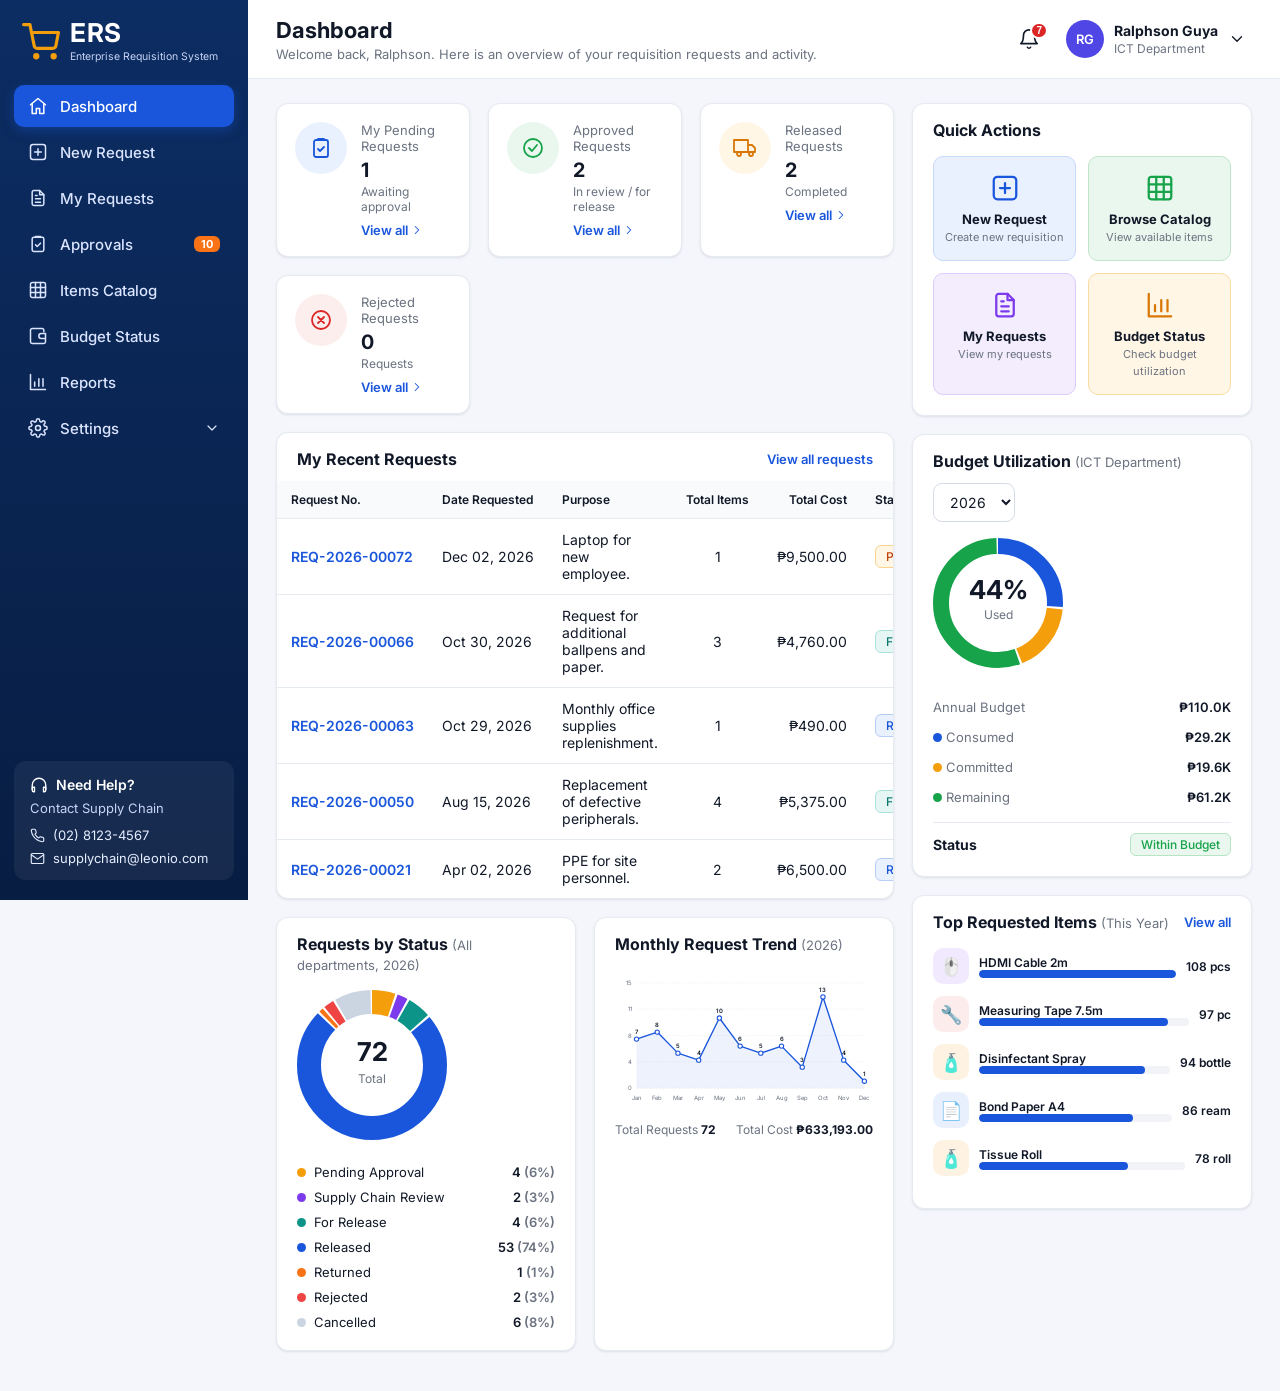
<file: app/index.html>
<!doctype html>
<html lang="en">
<head>
  <meta charset="utf-8">
  <meta name="viewport" content="width=device-width, initial-scale=1">
  <title>ERS – Enterprise Requisition System</title>
  <link rel="preconnect" href="https://fonts.googleapis.com">
  <link href="https://fonts.googleapis.com/css2?family=Inter:wght@400;500;600;700&display=swap" rel="stylesheet">
  <link rel="stylesheet" href="css/styles.css">
</head>
<body>
  <div id="app">
    <aside class="sidebar" id="sidebar">
      <a class="brand" href="#/dashboard">
        <span class="brand-logo" data-icon="cart"></span>
        <span class="brand-text"><strong>ERS</strong><small>Enterprise Requisition System</small></span>
      </a>
      <nav class="nav" id="nav"></nav>
      <div class="help-box">
        <div class="help-title"><span data-icon="headset"></span> Need Help?</div>
        <div class="help-sub">Contact Supply Chain</div>
        <div class="help-line"><span data-icon="phone"></span> <span id="helpPhone">(02) 8123-4567</span></div>
        <div class="help-line"><span data-icon="mail"></span> <span id="helpEmail">supplychain@leonio.com</span></div>
      </div>
    </aside>
    <div class="sidebar-backdrop" id="sidebarBackdrop"></div>
    <div class="main">
      <header class="topbar">
        <button class="icon-btn menu-btn" id="menuBtn" title="Menu"><span data-icon="menu"></span></button>
        <div class="page-head">
          <h1 id="pageTitle">Dashboard</h1>
          <div id="pageSub" class="page-sub"></div>
        </div>
        <div class="topbar-right">
          <div class="dropdown" id="bellWrap">
            <button class="icon-btn bell" id="bellBtn" title="Notifications"><span data-icon="bell"></span><span class="bell-dot" id="bellCount"></span></button>
            <div class="dropdown-menu notif-menu" id="bellMenu"></div>
          </div>
          <div class="dropdown" id="userWrap">
            <button class="user-btn" id="userBtn"></button>
            <div class="dropdown-menu user-menu" id="userMenu"></div>
          </div>
        </div>
      </header>
      <main class="content" id="content"></main>
    </div>
  </div>
  <div id="modalRoot"></div>
  <div id="toastRoot"></div>

  <script src="js/icons.js"></script>
  <script src="js/store.js"></script>
  <script src="js/ui.js"></script>
  <script src="js/pages/dashboard.js"></script>
  <script src="js/pages/new-request.js"></script>
  <script src="js/pages/my-requests.js"></script>
  <script src="js/pages/approvals.js"></script>
  <script src="js/pages/catalog.js"></script>
  <script src="js/pages/budget-status.js"></script>
  <script src="js/pages/reports.js"></script>
  <script src="js/pages/settings-general.js"></script>
  <script src="js/pages/settings-users.js"></script>
  <script src="js/pages/settings-departments.js"></script>
  <script src="js/pages/settings-workflows.js"></script>
  <script src="js/pages/settings-items.js"></script>
  <script src="js/pages/settings-budget.js"></script>
  <script src="js/pages/settings-notifications.js"></script>
  <script src="js/pages/settings-preferences.js"></script>
  <script src="js/pages/settings-audit.js"></script>
  <script src="js/pages/settings-backup.js"></script>
  <script src="js/app.js"></script>
</body>
</html>
</file>
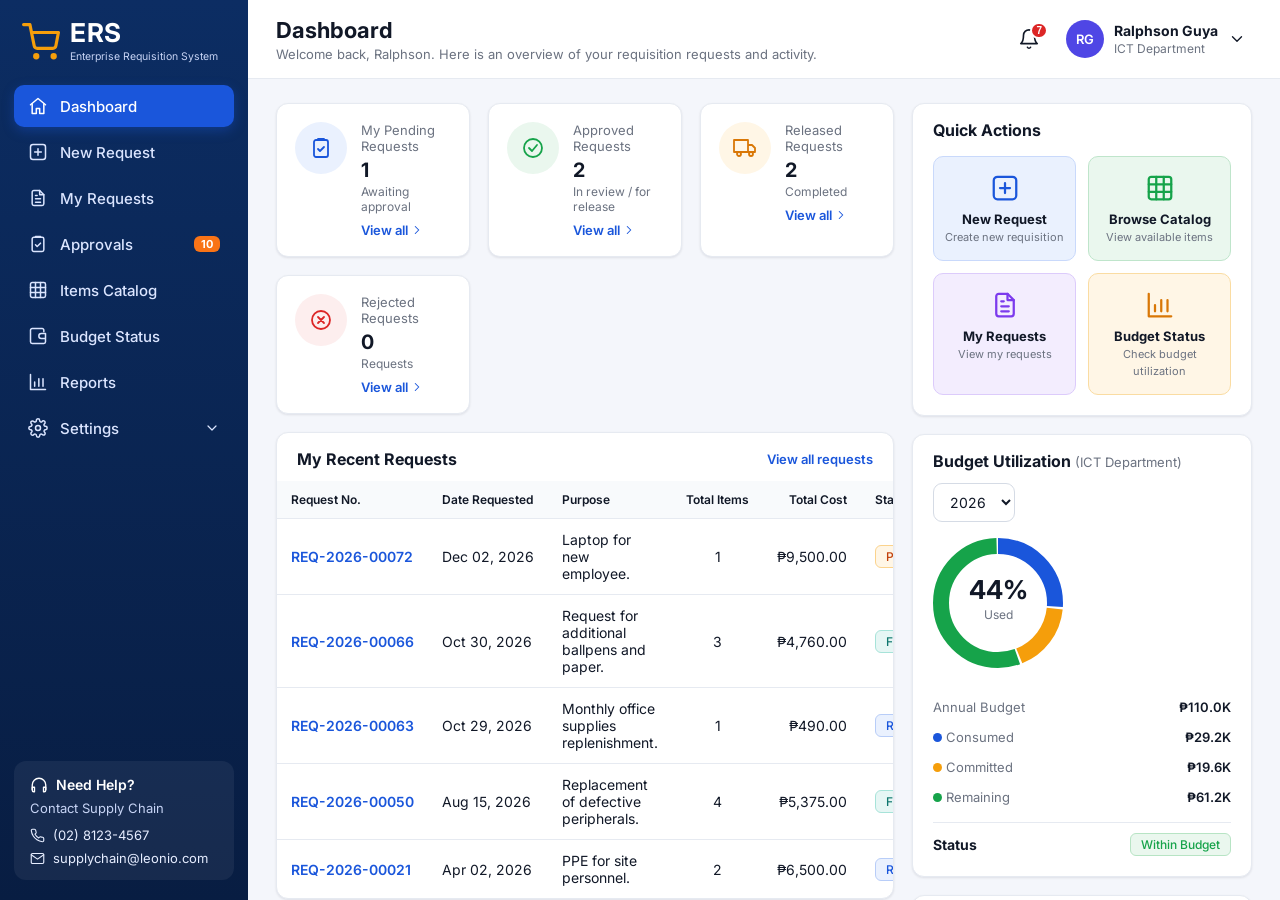
<file: Open ERS.html>
<!doctype html>
<html lang="en">
<head>
  <meta charset="utf-8">
  <meta http-equiv="refresh" content="0; url=app/index.html">
  <title>Opening ERS…</title>
</head>
<body style="font-family:Segoe UI,Arial,sans-serif;padding:40px">
  Opening the Enterprise Requisition System… If nothing happens, <a href="app/index.html">click here</a>.
</body>
</html>
</file>
<file: app/css/styles.css>
:root {
  --primary: #1a56db; --primary-600: #1648b8; --primary-50: #eef3fe;
  --sidebar-a: #0c2d63; --sidebar-b: #081d42;
  --bg: #f4f6fb; --card: #ffffff; --text: #111827; --muted: #6b7280; --border: #e6eaf1; --soft: #f8fafc; --input: #ffffff;
  --green: #16a34a; --green-bg: #eaf7ee; --amber: #b45309; --amber-bg: #fff6e6; --red: #dc2626; --red-bg: #fdeeee;
  --blue: #1a56db; --blue-bg: #eaf1fe; --violet: #7c3aed; --violet-bg: #f3edfe; --teal: #0f766e; --teal-bg: #e6f6f4; --gray: #4b5563; --gray-bg: #f1f3f6;
  --orange: #c2410c; --orange-bg: #fff0e6;
  --radius: 12px; --shadow: 0 1px 2px rgba(16, 24, 40, .04), 0 1px 3px rgba(16, 24, 40, .06);
  color-scheme: light;
}
:root[data-theme="dark"] {
  --bg: #0b1220; --card: #111a2e; --text: #e5e7eb; --muted: #94a3b8; --border: #1f2a44; --soft: #0f1729; --input: #0d1526;
  --primary-50: #15254a; --green-bg: #0f2a1d; --amber-bg: #2d220d; --red-bg: #2e1414; --blue-bg: #13234a; --violet-bg: #231842; --teal-bg: #0d2a28; --gray-bg: #1a2338; --orange-bg: #2e1a0d;
  --green: #4ade80; --amber: #fbbf24; --red: #f87171; --blue: #7aa2ff; --violet: #b794f6; --teal: #2dd4bf; --gray: #cbd5e1; --orange: #fb923c;
  color-scheme: dark;
}
* { box-sizing: border-box; }
html, body { margin: 0; }
body { font-family: Inter, 'Segoe UI', system-ui, -apple-system, sans-serif; font-size: 14px; color: var(--text); background: var(--bg); -webkit-font-smoothing: antialiased; }
a { color: var(--primary); text-decoration: none; }
:root[data-theme="dark"] a { color: #7aa2ff; }
h1, h2, h3, h4 { margin: 0; font-weight: 700; }
.ico { width: 18px; height: 18px; flex: none; vertical-align: middle; }
.muted { color: var(--muted); }
.small { font-size: 12px; }
.strong { font-weight: 600; }
.r { text-align: right !important; }
.c { text-align: center !important; }
.req { color: var(--red); }
.hidden { display: none !important; }

/* ---------- layout ---------- */
#app { display: flex; min-height: 100vh; }
.sidebar { width: 248px; flex: none; background: linear-gradient(180deg, var(--sidebar-a), var(--sidebar-b)); color: #dbe5ff; display: flex; flex-direction: column; padding: 20px 14px; position: sticky; top: 0; height: 100vh; overflow-y: auto; z-index: 40; }
.brand { display: flex; align-items: center; gap: 10px; color: #fff; padding: 0 8px 22px; }
.brand-logo .ico { width: 38px; height: 38px; color: #f59e0b; stroke-width: 2; }
.brand-text strong { display: block; font-size: 26px; line-height: 1; letter-spacing: .5px; }
.brand-text small { font-size: 10.5px; color: #c7d4f5; white-space: nowrap; }
.nav { display: flex; flex-direction: column; gap: 4px; flex: 1; }
.nav-item { display: flex; align-items: center; gap: 12px; padding: 11px 14px; border-radius: 10px; color: #dbe5ff; font-size: 15px; font-weight: 500; transition: background .15s; }
.nav-item .ico { width: 20px; height: 20px; }
.nav-item:hover { background: rgba(255, 255, 255, .07); color: #fff; }
.nav-item.active { background: var(--primary); color: #fff; box-shadow: 0 4px 12px rgba(26, 86, 219, .35); }
.nav-item .caret { margin-left: auto; width: 16px; }
.nav-badge { margin-left: auto; background: #f97316; color: #fff; font-size: 11px; font-weight: 700; border-radius: 6px; padding: 1px 7px; }
.nav-sub { display: flex; flex-direction: column; margin: 4px 0 6px 18px; gap: 1px; }
.nav-sub a { color: #c7d4f5; padding: 7px 12px; border-radius: 8px; font-size: 13px; }
.nav-sub a:hover { color: #fff; background: rgba(255, 255, 255, .06); }
.nav-sub a.active { background: var(--primary); color: #fff; }
.help-box { background: rgba(255, 255, 255, .06); border-radius: 12px; padding: 14px 16px; margin-top: 16px; font-size: 13px; }
.help-title { font-weight: 600; color: #fff; display: flex; align-items: center; gap: 8px; font-size: 14px; }
.help-sub { color: #c7d4f5; margin: 6px 0 10px; }
.help-line { display: flex; align-items: center; gap: 8px; margin-top: 6px; color: #e6edff; word-break: break-all; }
.help-line .ico { width: 15px; height: 15px; }

.main { flex: 1; min-width: 0; display: flex; flex-direction: column; }
.topbar { display: flex; align-items: center; gap: 14px; padding: 16px 28px; background: var(--card); border-bottom: 1px solid var(--border); position: sticky; top: 0; z-index: 30; }
.page-head { flex: 1; min-width: 0; }
.page-head h1 { font-size: 22px; }
.page-sub { color: var(--muted); font-size: 13px; margin-top: 3px; }
.crumbs { display: flex; align-items: center; gap: 6px; flex-wrap: wrap; }
.crumbs a { color: var(--muted); } .crumbs a:hover { color: var(--primary); }
.crumbs .ico { width: 13px; height: 13px; }
.topbar-right { display: flex; align-items: center; gap: 12px; }
.icon-btn { background: none; border: 0; padding: 8px; border-radius: 10px; color: var(--text); cursor: pointer; display: inline-flex; position: relative; }
.icon-btn:hover { background: var(--soft); }
.icon-btn .ico { width: 22px; height: 22px; }
.menu-btn { display: none; }
.bell-dot { position: absolute; top: 2px; right: 0; background: var(--red); color: #fff; font-size: 10px; font-weight: 700; border-radius: 10px; min-width: 17px; height: 17px; display: grid; place-items: center; padding: 0 4px; border: 2px solid var(--card); }
.user-btn { display: flex; align-items: center; gap: 10px; border: 0; background: none; cursor: pointer; color: var(--text); padding: 4px 6px; border-radius: 10px; font: inherit; text-align: left; }
.user-btn:hover { background: var(--soft); }
.user-info strong { display: block; font-size: 14px; } .user-info small { color: var(--muted); font-size: 12px; }
.avatar { width: 38px; height: 38px; border-radius: 50%; display: inline-grid; place-items: center; color: #fff; font-weight: 600; font-size: 13px; flex: none; }
.avatar.sm { width: 30px; height: 30px; font-size: 11px; } .avatar.lg { width: 48px; height: 48px; font-size: 16px; }
.avatar .ico { width: 16px; height: 16px; }

.dropdown { position: relative; }
.dropdown-menu { display: none; position: absolute; right: 0; top: calc(100% + 8px); background: var(--card); border: 1px solid var(--border); border-radius: 12px; box-shadow: 0 12px 32px rgba(16, 24, 40, .14); z-index: 50; }
.dropdown.open .dropdown-menu { display: block; }
.user-menu { width: 320px; padding: 8px; }
.um-head { display: flex; gap: 12px; padding: 10px; align-items: center; }
.um-role { margin-top: 4px; }
.um-sec { font-size: 11px; text-transform: uppercase; letter-spacing: .5px; color: var(--muted); padding: 10px 10px 4px; border-top: 1px solid var(--border); }
.um-list { max-height: 300px; overflow-y: auto; }
.um-list button { display: flex; gap: 10px; align-items: center; width: 100%; border: 0; background: none; padding: 8px 10px; border-radius: 8px; cursor: pointer; text-align: left; font: inherit; color: var(--text); }
.um-list button:hover { background: var(--soft); }
.um-list small { display: block; color: var(--muted); font-size: 11px; }
.um-foot { display: flex; gap: 6px; border-top: 1px solid var(--border); padding-top: 8px; margin-top: 6px; }
.um-foot a { flex: 1; display: flex; gap: 6px; align-items: center; justify-content: center; padding: 8px; border-radius: 8px; font-size: 13px; color: var(--text); }
.um-foot a:hover { background: var(--soft); }
.notif-menu { width: 380px; }
.nm-head { display: flex; justify-content: space-between; align-items: center; padding: 14px 16px; border-bottom: 1px solid var(--border); }
.nm-list { max-height: 380px; overflow-y: auto; }
.nm-list a { display: flex; gap: 12px; padding: 12px 16px; color: var(--text); border-bottom: 1px solid var(--border); }
.nm-list a:hover { background: var(--soft); }
.nm-list a.unread { background: var(--primary-50); }
.nm-list small { display: block; color: var(--muted); font-size: 12px; margin-top: 2px; }
.nm-list em { display: block; color: var(--muted); font-size: 11px; font-style: normal; margin-top: 4px; }
.nm-ico { width: 34px; height: 34px; border-radius: 50%; display: grid; place-items: center; flex: none; }
.nm-foot { display: block; text-align: center; padding: 12px; font-weight: 600; }
.pad { padding: 16px; }

.content { padding: 24px 28px 40px; flex: 1; }

/* ---------- cards & grid ---------- */
.card { background: var(--card); border: 1px solid var(--border); border-radius: var(--radius); box-shadow: var(--shadow); min-width: 0; }
.card-h { display: flex; align-items: center; justify-content: space-between; gap: 12px; padding: 16px 20px 12px; flex-wrap: wrap; }
.card-h h3 { font-size: 16px; }
.card-h h3 small { font-weight: 400; color: var(--muted); font-size: 13px; }
.card-b { padding: 4px 20px 20px; }
.pad-lg { padding: 24px; }
.grid { display: grid; gap: 18px; }
.g2 { grid-template-columns: repeat(2, minmax(0, 1fr)); }
.g3 { grid-template-columns: repeat(3, minmax(0, 1fr)); }
.g4 { grid-template-columns: repeat(auto-fit, minmax(170px, 1fr)); }
.g5 { grid-template-columns: repeat(auto-fit, minmax(190px, 1fr)); }
.split { display: grid; grid-template-columns: minmax(0, 1fr) 340px; gap: 18px; align-items: start; }
.split-wide { display: grid; grid-template-columns: minmax(0, 1fr) 400px; gap: 18px; align-items: start; }
.stack { display: flex; flex-direction: column; gap: 18px; min-width: 0; }
.row { display: flex; align-items: center; gap: 10px; flex-wrap: wrap; }
.row.between { justify-content: space-between; }
.mt { margin-top: 18px; } .mb { margin-bottom: 18px; }
.page-intro { display: flex; justify-content: space-between; align-items: center; gap: 12px; margin-bottom: 18px; flex-wrap: wrap; }
.page-intro p { margin: 0; color: var(--muted); }

.stat { display: flex; gap: 14px; padding: 18px; align-items: flex-start; }
.stat-ico { width: 52px; height: 52px; border-radius: 50%; display: grid; place-items: center; flex: none; }
.stat-ico .ico { width: 24px; height: 24px; }
.stat-label { font-size: 13px; color: var(--muted); }
.stat-body { min-width: 0; flex: 1; }
.stat-value { font-size: clamp(17px, 1.55vw, 26px); font-weight: 700; margin: 4px 0 2px; white-space: nowrap; overflow: hidden; text-overflow: ellipsis; }
.stat-sub { font-size: 12px; color: var(--muted); }
.stat .link { margin-top: 8px; display: inline-flex; align-items: center; gap: 2px; }
.stat .link .ico { width: 14px; height: 14px; }
.blue { color: var(--blue); } .stat-ico.blue, .nm-ico.blue, .tile.blue { background: var(--blue-bg); color: var(--blue); }
.stat-ico.green, .nm-ico.green, .tile.green { background: var(--green-bg); color: var(--green); }
.stat-ico.amber, .nm-ico.amber, .tile.amber { background: var(--amber-bg); color: #d97706; }
.stat-ico.red, .nm-ico.red { background: var(--red-bg); color: var(--red); }
.stat-ico.violet, .nm-ico.violet, .tile.violet { background: var(--violet-bg); color: var(--violet); }
.stat-ico.teal, .nm-ico.teal { background: var(--teal-bg); color: var(--teal); }
.text-green { color: var(--green); } .text-red { color: var(--red); } .text-amber { color: #d97706; } .text-blue { color: var(--blue); }

/* ---------- buttons & forms ---------- */
.btn { display: inline-flex; align-items: center; justify-content: center; gap: 8px; border-radius: 9px; padding: 9px 16px; font: inherit; font-weight: 600; font-size: 14px; cursor: pointer; border: 1px solid transparent; white-space: nowrap; transition: background .15s, border-color .15s; }
.btn .ico { width: 17px; height: 17px; }
.btn-primary { background: var(--primary); color: #fff; } .btn-primary:hover { background: var(--primary-600); }
.btn-outline { background: var(--card); color: var(--primary); border-color: var(--primary); } .btn-outline:hover { background: var(--primary-50); }
.btn-ghost { background: var(--card); color: var(--text); border-color: var(--border); } .btn-ghost:hover { background: var(--soft); }
.btn-danger { background: var(--red); color: #fff; } .btn-danger:hover { filter: brightness(.95); }
.btn-danger-o { background: var(--card); color: var(--red); border-color: #f5b5b5; } .btn-danger-o:hover { background: var(--red-bg); }
.btn-warn-o { background: var(--card); color: #d97706; border-color: #f7d08a; } .btn-warn-o:hover { background: var(--amber-bg); }
.btn-success-o { background: var(--card); color: var(--green); border-color: #9fdcb3; } .btn-success-o:hover { background: var(--green-bg); }
.btn-success { background: var(--green); color: #fff; }
.btn-sm { padding: 6px 11px; font-size: 13px; }
.btn:disabled { opacity: .5; cursor: not-allowed; }
.link { background: none; border: 0; color: var(--primary); font: inherit; font-weight: 600; cursor: pointer; padding: 0; display: inline-flex; align-items: center; gap: 4px; }
.link.small { font-size: 13px; }
.field { display: flex; flex-direction: column; gap: 6px; min-width: 0; }
.field > label, .lbl { font-size: 13px; font-weight: 600; color: var(--text); }
.field .hint { font-size: 12px; color: var(--muted); }
input, select, textarea { font: inherit; color: var(--text); background: var(--input); border: 1px solid #d5dbe5; border-radius: 9px; padding: 9px 12px; width: 100%; outline: none; transition: border-color .15s, box-shadow .15s; }
:root[data-theme="dark"] input, :root[data-theme="dark"] select, :root[data-theme="dark"] textarea { border-color: #2a3858; }
input:focus, select:focus, textarea:focus { border-color: var(--primary); box-shadow: 0 0 0 3px rgba(26, 86, 219, .12); }
input[readonly] { background: var(--soft); }
textarea { resize: vertical; min-height: 70px; }
input[type=checkbox], input[type=radio] { width: 16px; height: 16px; accent-color: var(--primary); padding: 0; }
.invalid { border-color: var(--red) !important; }
.err { color: var(--red); font-size: 12px; }
.form-grid { display: grid; grid-template-columns: repeat(2, minmax(0, 1fr)); gap: 16px 20px; }
.form-grid .full { grid-column: 1 / -1; }
.form-grid-3 { display: grid; grid-template-columns: repeat(3, minmax(0, 1fr)); gap: 16px 20px; }
.search { display: flex; align-items: stretch; flex: 1; min-width: 220px; }
.search input { border-radius: 9px 0 0 9px; }
.search button { border: 1px solid #d5dbe5; border-left: 0; background: var(--card); border-radius: 0 9px 9px 0; padding: 0 12px; color: var(--muted); cursor: pointer; }
.filters { display: flex; gap: 12px; align-items: flex-end; flex-wrap: wrap; padding: 16px 20px; }
.filters select, .filters input[type=date] { width: auto; min-width: 150px; }
.filters .field { flex: none; }
.check { display: inline-flex; align-items: center; gap: 8px; cursor: pointer; }
.qty { display: inline-flex; border: 1px solid #d5dbe5; border-radius: 9px; overflow: hidden; }
.qty button { border: 0; background: var(--card); width: 32px; cursor: pointer; color: var(--text); display: grid; place-items: center; }
.qty button:hover { background: var(--soft); }
.qty input { width: 56px; border: 0; border-left: 1px solid #d5dbe5; border-right: 1px solid #d5dbe5; border-radius: 0; text-align: center; padding: 7px 4px; }
.counter { text-align: right; font-size: 12px; color: var(--muted); }

.switch { position: relative; display: inline-block; width: 40px; height: 22px; flex: none; }
.switch input { opacity: 0; width: 0; height: 0; }
.switch span { position: absolute; inset: 0; background: #cbd5e1; border-radius: 22px; cursor: pointer; transition: .2s; }
.switch span::before { content: ''; position: absolute; width: 16px; height: 16px; left: 3px; top: 3px; background: #fff; border-radius: 50%; transition: .2s; }
.switch input:checked + span { background: var(--green); }
.switch input:checked + span::before { transform: translateX(18px); }
.toggle-row { display: flex; align-items: center; justify-content: space-between; gap: 12px; padding: 11px 0; border-bottom: 1px solid var(--border); }
.toggle-row:last-child { border-bottom: 0; }
.toggle-row strong { font-weight: 500; display: block; font-size: 13px; }
.toggle-row small { color: var(--muted); font-size: 12px; }

/* ---------- tabs ---------- */
.tabs { display: flex; gap: 4px; border-bottom: 1px solid var(--border); margin-bottom: 18px; overflow-x: auto; scrollbar-width: none; }
.tabs::-webkit-scrollbar { display: none; }
.tabs button, .tabs a { background: none; border: 0; padding: 11px 16px; font: inherit; color: var(--muted); font-weight: 500; cursor: pointer; border-bottom: 2px solid transparent; margin-bottom: -1px; white-space: nowrap; display: inline-flex; align-items: center; gap: 6px; }
.tabs .active { color: var(--primary); border-bottom-color: var(--primary); font-weight: 600; }
.tabs .count { background: var(--gray-bg); color: var(--gray); border-radius: 10px; padding: 0 7px; font-size: 11px; }
.pills { display: flex; gap: 10px; flex-wrap: wrap; margin-bottom: 18px; }
.pills button { border: 1px solid var(--border); background: var(--card); border-radius: 9px; padding: 9px 16px; font: inherit; cursor: pointer; color: var(--text); display: inline-flex; gap: 10px; align-items: center; }
.pills button .count { background: var(--gray-bg); border-radius: 10px; padding: 0 8px; font-size: 12px; }
.pills button.active { background: var(--primary); color: #fff; border-color: var(--primary); }
.pills button.active .count { background: rgba(255, 255, 255, .25); color: #fff; }

/* ---------- tables ---------- */
.table-wrap { overflow-x: auto; }
.table { width: 100%; border-collapse: collapse; }
.table th { text-align: left; font-size: 12px; font-weight: 600; color: var(--text); background: var(--soft); padding: 11px 14px; border-bottom: 1px solid var(--border); white-space: nowrap; }
.table td { padding: 12px 14px; border-bottom: 1px solid var(--border); vertical-align: middle; }
.table tbody tr:last-child td { border-bottom: 0; }
.table tbody tr.clickable { cursor: pointer; }
.table tbody tr.clickable:hover, .table tbody tr.selected { background: var(--primary-50); }
.table.compact td { padding: 9px 10px; font-size: 13px; } .table.compact th { padding: 9px 10px; }
.table tfoot td { font-weight: 700; background: var(--soft); padding: 12px 14px; }
.item-cell { display: flex; align-items: center; gap: 12px; }
.thumb { width: 46px; height: 46px; border-radius: 10px; display: inline-grid; place-items: center; font-size: 24px; flex: none; }
.thumb.sm { width: 36px; height: 36px; font-size: 18px; } .thumb.lg { width: 84px; height: 84px; font-size: 44px; }
.badge { display: inline-flex; align-items: center; gap: 5px; font-size: 12px; font-weight: 500; padding: 3px 10px; border-radius: 6px; border: 1px solid transparent; white-space: nowrap; }
.badge.green { color: var(--green); background: var(--green-bg); border-color: #b7e4c4; }
.badge.amber { color: #c2410c; background: var(--amber-bg); border-color: #fbd38d; }
.badge.red { color: var(--red); background: var(--red-bg); border-color: #f5b5b5; }
.badge.blue { color: var(--blue); background: var(--blue-bg); border-color: #b8cdf8; }
.badge.violet { color: var(--violet); background: var(--violet-bg); border-color: #d9c6fb; }
.badge.teal { color: var(--teal); background: var(--teal-bg); border-color: #a7e3d9; }
.badge.gray { color: var(--gray); background: var(--gray-bg); border-color: #dde2ea; }
.badge.orange { color: var(--orange); background: var(--orange-bg); border-color: #fbc8a5; }
:root[data-theme="dark"] .badge { border-color: transparent !important; }
.badge.bdot::before { content: ''; width: 6px; height: 6px; border-radius: 50%; background: currentColor; }
.kebab { background: none; border: 0; cursor: pointer; color: var(--muted); padding: 6px; border-radius: 8px; display: inline-flex; }
.kebab:hover { background: var(--soft); color: var(--text); }
.pop-menu { position: absolute; z-index: 200; background: var(--card); border: 1px solid var(--border); border-radius: 10px; box-shadow: 0 12px 32px rgba(16, 24, 40, .16); padding: 6px; min-width: 190px; }
.pop-menu button { display: flex; align-items: center; gap: 10px; width: 100%; border: 0; background: none; padding: 9px 10px; border-radius: 7px; font: inherit; cursor: pointer; color: var(--text); text-align: left; }
.pop-menu button:hover { background: var(--soft); }
.pop-menu button.danger { color: var(--red); }
.pop-menu .ico { width: 16px; height: 16px; }
.pager { display: flex; justify-content: space-between; align-items: center; padding: 14px 20px; gap: 12px; flex-wrap: wrap; font-size: 13px; }
.pg-btns { display: flex; gap: 6px; align-items: center; }
.pg { min-width: 34px; height: 34px; border: 1px solid var(--border); background: var(--card); border-radius: 8px; cursor: pointer; font: inherit; color: var(--text); display: grid; place-items: center; }
.pg.active { background: var(--primary); color: #fff; border-color: var(--primary); }
.pg:disabled { opacity: .4; cursor: default; }
.pg .ico { width: 15px; height: 15px; }
.empty { display: flex; flex-direction: column; align-items: center; text-align: center; padding: 40px 20px; color: var(--muted); }
.empty .ico { width: 40px; height: 40px; margin-bottom: 10px; opacity: .6; }
.empty-title { font-weight: 600; color: var(--text); font-size: 15px; }
.empty-sub { max-width: 440px; margin-top: 4px; }

/* ---------- charts ---------- */
.chart { width: 100%; height: auto; display: block; }
.nowrap { white-space: nowrap; }
.chart .grid { stroke: var(--border); stroke-dasharray: 3 3; }
.chart .axis { fill: var(--muted); font-size: 11px; }
.chart .pt-l { fill: var(--text); font-size: 11px; font-weight: 600; }
.donut-c { font-size: 26px; font-weight: 700; fill: var(--text); }
.donut-s { font-size: 12px; fill: var(--muted); }
.donut-row { display: flex; align-items: center; gap: 24px; flex-wrap: wrap; }
.legend { list-style: none; padding: 0; margin: 0; flex: 1; min-width: 200px; display: flex; flex-direction: column; gap: 9px; font-size: 13px; }
.legend li { display: flex; align-items: center; gap: 8px; }
.legend .lg-l { flex: 1; } .legend .lg-v { font-weight: 600; white-space: nowrap; }
.dot { width: 9px; height: 9px; border-radius: 50%; flex: none; display: inline-block; }
.bar { height: 8px; background: var(--gray-bg); border-radius: 8px; overflow: hidden; flex: 1; min-width: 60px; }
.bar span { display: block; height: 100%; border-radius: 8px; }
.stacked { display: flex; height: 22px; border-radius: 8px; overflow: hidden; background: var(--gray-bg); }
.stacked span { height: 100%; }
.gauge { width: 220px; max-width: 100%; display: block; margin: 0 auto; }
.kv { display: grid; grid-template-columns: auto 1fr; gap: 10px 16px; font-size: 13px; }
.kv > div:nth-child(odd) { color: var(--muted); }
.kv > div:nth-child(even) { font-weight: 500; }
.kv-rows > div { display: flex; justify-content: space-between; gap: 12px; padding: 7px 0; font-size: 13px; }
.kv-rows > div span:first-child { color: var(--muted); }
.kv-rows > div strong { font-weight: 600; }
.divider { border-top: 1px solid var(--border); margin: 10px 0; }
.alert { display: flex; gap: 12px; padding: 14px 16px; border-radius: 10px; border: 1px solid; font-size: 13px; align-items: flex-start; }
.alert .ico { width: 22px; height: 22px; }
.alert strong { display: block; font-size: 14px; margin-bottom: 2px; }
.alert.green { background: var(--green-bg); border-color: #b7e4c4; color: var(--green); }
.alert.amber { background: var(--amber-bg); border-color: #fbd38d; color: #b45309; }
.alert.red { background: var(--red-bg); border-color: #f5b5b5; color: var(--red); }
.alert.blue { background: var(--blue-bg); border-color: #b8cdf8; color: var(--blue); }
.alert span.t { color: var(--text); opacity: .85; }

/* quick actions tiles */
.tiles { display: grid; grid-template-columns: repeat(2, minmax(0, 1fr)); gap: 12px; }
.tile { border-radius: 10px; padding: 16px 10px; text-align: center; color: var(--text); border: 1px solid transparent; transition: transform .12s; }
.tile:hover { transform: translateY(-2px); }
.tile .ico { width: 30px; height: 30px; margin-bottom: 8px; }
.tile strong { display: block; color: var(--text); font-size: 13px; }
.tile small { color: var(--muted); font-size: 11px; }
.tile.blue { border-color: #c9d9fb; } .tile.green { border-color: #bfe5cb; } .tile.violet { border-color: #dccbfb; } .tile.amber { border-color: #fadca2; }

/* item chips */
.chips { display: flex; gap: 10px; flex-wrap: wrap; }
.chip { display: inline-flex; align-items: center; gap: 8px; border: 1px solid var(--border); background: var(--card); padding: 8px 14px; border-radius: 9px; cursor: pointer; font: inherit; color: var(--text); font-size: 13px; }
.chip:hover { border-color: var(--primary); background: var(--primary-50); }
.suggest { position: absolute; left: 0; right: 0; top: calc(100% + 4px); background: var(--card); border: 1px solid var(--border); border-radius: 10px; box-shadow: 0 12px 32px rgba(16, 24, 40, .14); z-index: 20; max-height: 320px; overflow-y: auto; }
.suggest button { display: flex; align-items: center; gap: 10px; width: 100%; border: 0; background: none; padding: 9px 12px; text-align: left; cursor: pointer; font: inherit; color: var(--text); }
.suggest button:hover, .suggest button.hl { background: var(--primary-50); }
.suggest small { color: var(--muted); display: block; font-size: 12px; }
.rel { position: relative; }

/* stepper */
.stepper { display: flex; align-items: flex-start; gap: 8px; }
.step { display: flex; gap: 10px; align-items: flex-start; min-width: 0; flex: none; }
.step-line { flex: 1; height: 1px; border-top: 1px dashed #c8d0dc; margin-top: 17px; min-width: 16px; }
.step-ico { width: 34px; height: 34px; border-radius: 50%; display: grid; place-items: center; border: 1px solid var(--border); color: #9aa5b5; background: var(--card); flex: none; }
.step-ico .ico { width: 16px; height: 16px; }
.step-l { font-weight: 600; font-size: 13px; color: var(--muted); }
.step-s { font-size: 12px; color: var(--muted); }
.step.current .step-ico { background: var(--primary); color: #fff; border-color: var(--primary); }
.step.current .step-l { color: var(--primary); }
.step.done .step-ico { background: var(--green); color: #fff; border-color: var(--green); }
.step.done .step-l { color: var(--text); }
.step.stop .step-ico { background: var(--red); color: #fff; border-color: var(--red); }
.step.stop .step-l { color: var(--red); }
.stepper.vertical { flex-direction: column; gap: 0; }
.stepper.vertical .step-line { width: 1px; height: 18px; min-width: 0; border-top: 0; border-left: 1px dashed #c8d0dc; margin: 2px 0 2px 17px; flex: none; }
.stepper.compact .step-s { display: none; }

/* timeline */
.timeline { display: flex; flex-direction: column; gap: 16px; }
.tl-item { display: flex; gap: 12px; }
.tl-dot { width: 12px; height: 12px; border-radius: 50%; margin-top: 4px; flex: none; background: var(--blue); }
.tl-dot.red { background: var(--red); } .tl-dot.amber { background: #f59e0b; }
.tl-remark { margin-top: 4px; background: var(--soft); border-radius: 8px; padding: 6px 10px; font-size: 13px; }

/* request accordion */
.req-card { margin-bottom: 12px; }
.req-row { display: grid; grid-template-columns: 44px minmax(150px, 1.1fr) minmax(160px, 2fr) 80px 90px 130px 160px 32px; gap: 14px; align-items: center; padding: 16px 20px; cursor: pointer; }
.req-row .req-ico { width: 40px; height: 40px; border-radius: 50%; display: grid; place-items: center; color: #fff; }
.req-row .lab { font-size: 12px; color: var(--muted); }
.req-detail { border-top: 1px solid var(--border); padding: 16px 20px 20px; }

/* modal */
.modal-backdrop { position: fixed; inset: 0; background: rgba(15, 23, 42, .5); display: grid; place-items: center; z-index: 100; padding: 20px; animation: fade .15s; }
@keyframes fade { from { opacity: 0; } }
.modal { background: var(--card); border-radius: 14px; width: 680px; max-width: 100%; max-height: calc(100vh - 40px); display: flex; flex-direction: column; box-shadow: 0 24px 60px rgba(0, 0, 0, .25); }
.modal.sm { width: 440px; } .modal.lg { width: 880px; }
.modal-head { display: flex; justify-content: space-between; gap: 12px; padding: 20px 24px 8px; }
.modal-head h3 { font-size: 19px; }
.modal-head p { margin: 4px 0 0; font-size: 13px; }
.modal-body { padding: 14px 24px 20px; overflow-y: auto; }
.modal-body p { margin: 0 0 12px; }
.modal-foot { display: flex; justify-content: space-between; gap: 10px; padding: 16px 24px; border-top: 1px solid var(--border); }

/* toast */
#toastRoot { position: fixed; bottom: 24px; right: 24px; z-index: 300; display: flex; flex-direction: column; gap: 10px; }
.toast { display: flex; gap: 10px; align-items: center; background: #0f172a; color: #fff; padding: 12px 16px; border-radius: 10px; box-shadow: 0 10px 30px rgba(0, 0, 0, .25); transform: translateY(20px); opacity: 0; transition: .25s; max-width: 380px; font-size: 13px; }
.toast.show { transform: none; opacity: 1; }
.toast.success .ico { color: #4ade80; } .toast.error .ico { color: #f87171; } .toast.warn .ico { color: #fbbf24; }

/* side panel */
.panel { position: sticky; top: 90px; }
.panel-h { display: flex; justify-content: space-between; align-items: center; padding: 18px 20px 6px; }
.panel-h h3 { font-size: 16px; }
.section-t { font-size: 13px; font-weight: 700; margin: 16px 0 8px; display: flex; justify-content: space-between; }

/* workflow diagram */
.wf-diagram { display: flex; align-items: center; gap: 8px; overflow-x: auto; padding: 4px 2px 10px; }
.wf-node { border: 1px solid var(--border); border-radius: 12px; padding: 14px 10px; text-align: center; min-width: 120px; flex: 1; background: var(--card); }
.wf-node .n-ico { width: 46px; height: 46px; border-radius: 50%; display: grid; place-items: center; margin: 0 auto 8px; color: #fff; }
.wf-node .n-ico .ico { width: 22px; height: 22px; }
.wf-node strong { font-size: 12px; display: block; }
.wf-node small { font-size: 11px; color: var(--muted); }
.wf-arrow { color: #94a3b8; flex: none; }

.tree { font-size: 13px; }
.tree ul { list-style: none; margin: 0; padding-left: 22px; border-left: 1px dashed #cbd5e1; margin-left: 9px; }
.tree li { padding: 6px 0; display: block; }
.tree .node { display: flex; gap: 8px; align-items: center; }
.tree .ico { width: 16px; height: 16px; color: var(--green); }

.notif-item { display: flex; gap: 14px; padding: 16px 18px; border: 1px solid var(--border); border-radius: 12px; background: var(--card); margin-bottom: 10px; align-items: center; cursor: pointer; }
.notif-item:hover { border-color: #b8cdf8; }
.notif-item .nm-ico { width: 44px; height: 44px; }
.notif-item .t { font-weight: 600; display: flex; align-items: center; gap: 8px; }
.notif-item .t::before { content: ''; width: 8px; height: 8px; border-radius: 50%; background: transparent; }
.notif-item.unread .t::before { background: var(--primary); }
.notif-item .m { color: var(--muted); font-size: 13px; margin-top: 3px; }
.notif-item .d { margin-left: auto; text-align: right; font-size: 12px; color: var(--muted); white-space: nowrap; }
.group-t { font-size: 15px; font-weight: 600; margin: 18px 0 10px; }

.file-drop { border: 2px dashed #c8d0dc; border-radius: 12px; padding: 26px; text-align: center; color: var(--muted); }
.file-drop .ico { width: 34px; height: 34px; }
code, .mono { font-family: Consolas, 'Courier New', monospace; font-size: 12px; background: var(--soft); padding: 2px 6px; border-radius: 5px; }

/* ---------- responsive ---------- */
@media (max-width: 1280px) {
  .split-wide { grid-template-columns: minmax(0, 1fr) 360px; }
}
@media (max-width: 1100px) {
  .split, .split-wide { grid-template-columns: 1fr; }
  .panel { position: static; }
  .g3 { grid-template-columns: 1fr 1fr; }
  .req-row { grid-template-columns: 44px 1fr auto 32px; }
  .req-row .hide-md { display: none; }
}
@media (max-width: 900px) {
  .sidebar { position: fixed; left: 0; top: 0; transform: translateX(-100%); transition: transform .2s; }
  body.nav-open .sidebar { transform: none; }
  body.nav-open .sidebar-backdrop { display: block; position: fixed; inset: 0; background: rgba(0, 0, 0, .4); z-index: 35; }
  .menu-btn { display: inline-flex; }
  .user-info { display: none; }
  .content { padding: 16px; }
  .topbar { padding: 12px 16px; }
  .g2, .g3 { grid-template-columns: 1fr; }
  .form-grid, .form-grid-3 { grid-template-columns: 1fr; }
  .stepper:not(.vertical) { flex-direction: column; }
  .stepper:not(.vertical) .step-line { display: none; }
}
@media (max-width: 560px) {
  .notif-menu, .user-menu { width: calc(100vw - 32px); position: fixed; right: 16px; top: 64px; }
  .page-head h1 { font-size: 18px; }
  .page-sub { display: none; }
  .filters select, .filters input[type=date] { width: 100%; }
  .filters .field { flex: 1 1 100%; }
}
@media print {
  .sidebar, .topbar, .btn, .filters, .tabs, .pager { display: none !important; }
  .content { padding: 0; }
  .card { box-shadow: none; }
}
</file>
